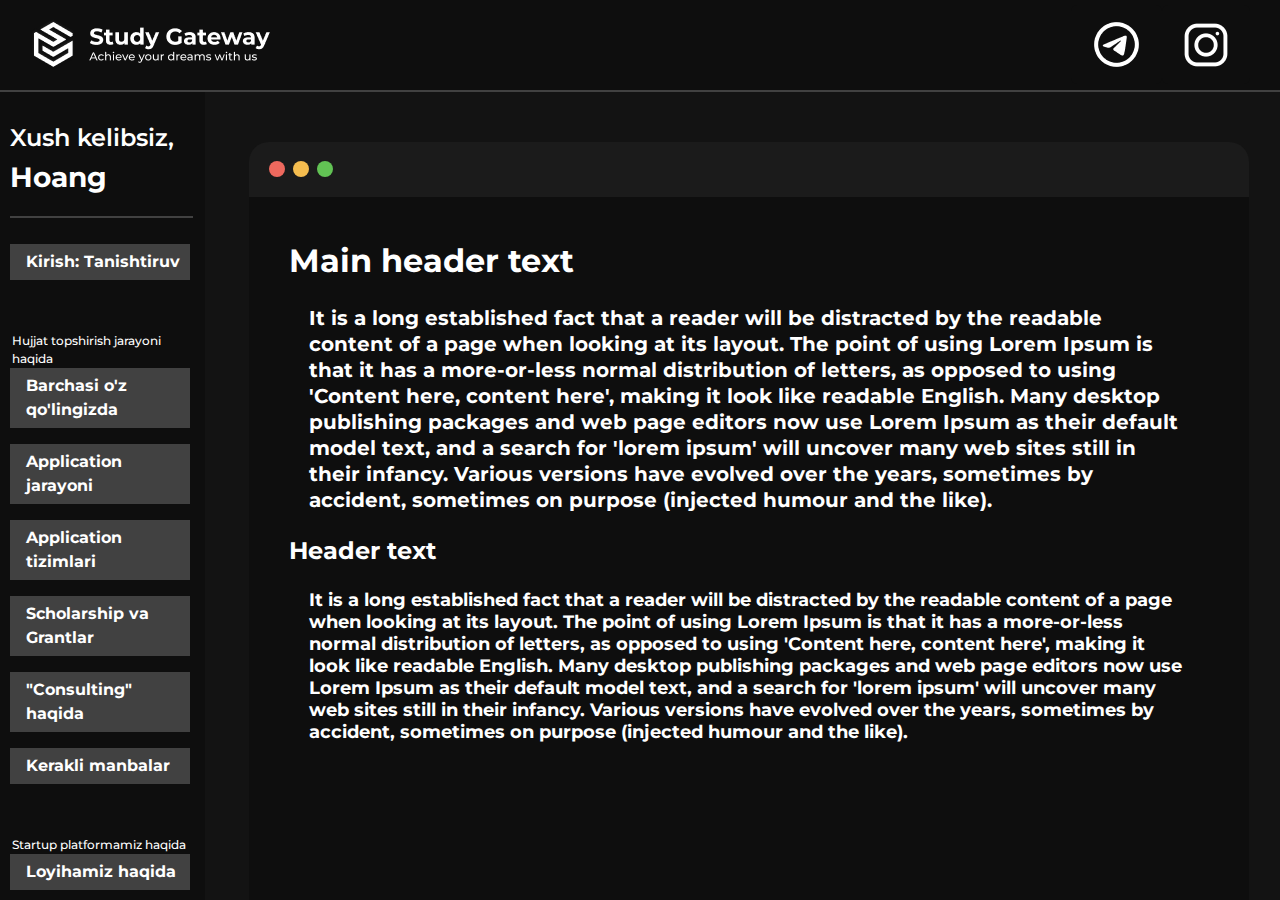
<file: html/index.html>
<!DOCTYPE html>
<html lang="en">

<head>
    <meta charset="UTF-8">
    <meta name="viewport" content="width=device-width, initial-scale=1.0">
    <link rel="stylesheet" type="text/css"
        href="https://cdnjs.cloudflare.com/ajax/libs/font-awesome/6.4.2/css/all.min.css">
    <link rel="stylesheet" href="https://cdn.jsdelivr.net/npm/bootstrap@5.3.3/dist/css/bootstrap.min.css">
    <link rel="stylesheet" href="../css/main/style.css">
    <title>Index</title>
</head>

<body>
    <div class="navbar nav_bar">
        <a class="navbar-brand nav_bar_logo">
            <img src="../images/Group 2.png" alt="">
        </a>
        <form class="d-flex">
            <button class="btn nav_bar_btn">
                <img src="../images/Telegram.png" alt="">
            </button>
            <button class="btn nav_bar_btn">
                <img src="../images/Instagram.png" alt="">
            </button>
        </form>
    </div>
    <div class="index body">
        <div class="row">
            <div class="menu col-sm-2">
                <div class="menu_header">
                    <p class="hello">Xush kelibsiz,</p>
                    <span class="user_name">Hoang</span>
                </div>
                <div class="menu_body">
                    <button class="menu_item">Kirish: Tanishtiruv</button>
                    <div class="menu_item_wrap">
                        <p class="menu_title">Hujjat topshirish jarayoni haqida</p>
                        <button class="menu_item">Barchasi o'z qo'lingizda</button>
                        <button class="menu_item">Application jarayoni</button>
                        <button class="menu_item">Application tizimlari</button>
                        <button class="menu_item">Scholarship va Grantlar</button>
                        <button class="menu_item">"Consulting" haqida</button>
                        <button class="menu_item">Kerakli manbalar</button>
                    </div>
                    <div class="menu_item_wrap">
                        <p class="menu_title">Startup platformamiz haqida</p>
                        <button class="menu_item">Loyihamiz haqida</button>
                        <button class="menu_item">Xalqaro kelishuvlar</button>
                        <button class="menu_item">Bu qanday ishlaydi?</button>
                        <button class="menu_item">Muamlamor va yechim</button>
                        <button class="menu_item">Hamkorliklar haqida</button>
                        <button class="menu_item">Qulayliklar (vd, ux-ui)</button>
                        <button class="menu_item">Birinchi beta sinovi</button>
                        <button class="menu_item">Fikr va takliflaringiz</button>
                    </div>
                    <div class="menu_item_wrap">
                        <p class="menu_title">Trial features</p>
                        <button class="menu_item">GPA hisoblash</button>
                        <button class="menu_item">Hujjat tayyorlash</button>
                        <button class="menu_item">Insho yozish</button>
                    </div>
                    <button class="menu_item setting">Sozlamalar</button>
                </div>
            </div>
            <div class="col-sm-10">
                <div class="mobile_screen">
                    <div class="mobile_screen_header">
                        <button class="red_btn"></button>
                        <button class="yellow_btn"></button>
                        <button class="green_btn"></button>
                    </div>
                    <div class="mobile_screen_body">
                        <div class="mobile_screen_item">
                            <p class="mobile_screen_item_title_1">Main header text</p>
                            <p class="mobile_screen_item_content_1">
                                It is a long established fact that a reader will be distracted by the readable content
                                of a page when looking at its layout. The point of using Lorem Ipsum is that it has a
                                more-or-less normal distribution of letters, as opposed to using 'Content here, content
                                here', making it look like readable English. Many desktop publishing packages and web
                                page editors now use Lorem Ipsum as their default model text, and a search for 'lorem
                                ipsum' will uncover many web sites still in their infancy. Various versions have evolved
                                over the years, sometimes by accident, sometimes on purpose (injected humour and the
                                like).
                            </p>
                        </div>
                        <div class="mobile_screen_item">
                            <p class="mobile_screen_item_title_2">Header text</p>
                            <p class="mobile_screen_item_content_2">
                                It is a long established fact that a reader will be distracted by the readable content
                                of a page when looking at its layout. The point of using Lorem Ipsum is that it has a
                                more-or-less normal distribution of letters, as opposed to using 'Content here, content
                                here', making it look like readable English. Many desktop publishing packages and web
                                page editors now use Lorem Ipsum as their default model text, and a search for 'lorem
                                ipsum' will uncover many web sites still in their infancy. Various versions have evolved
                                over the years, sometimes by accident, sometimes on purpose (injected humour and the
                                like).
                            </p>
                        </div>
                    </div>
                </div>
                <div class="copyright">
                    <p class="study_abroad">Study Abroad</p>
                    <div class="copyright_wrap">
                        <p class="study_abroad">
                            <i class="fa-regular fa-copyright"></i>
                            2024 Study Gateway
                        </p>
                    </div>
                </div>
            </div>
        </div>
    </div>
</body>

</html>
</file>
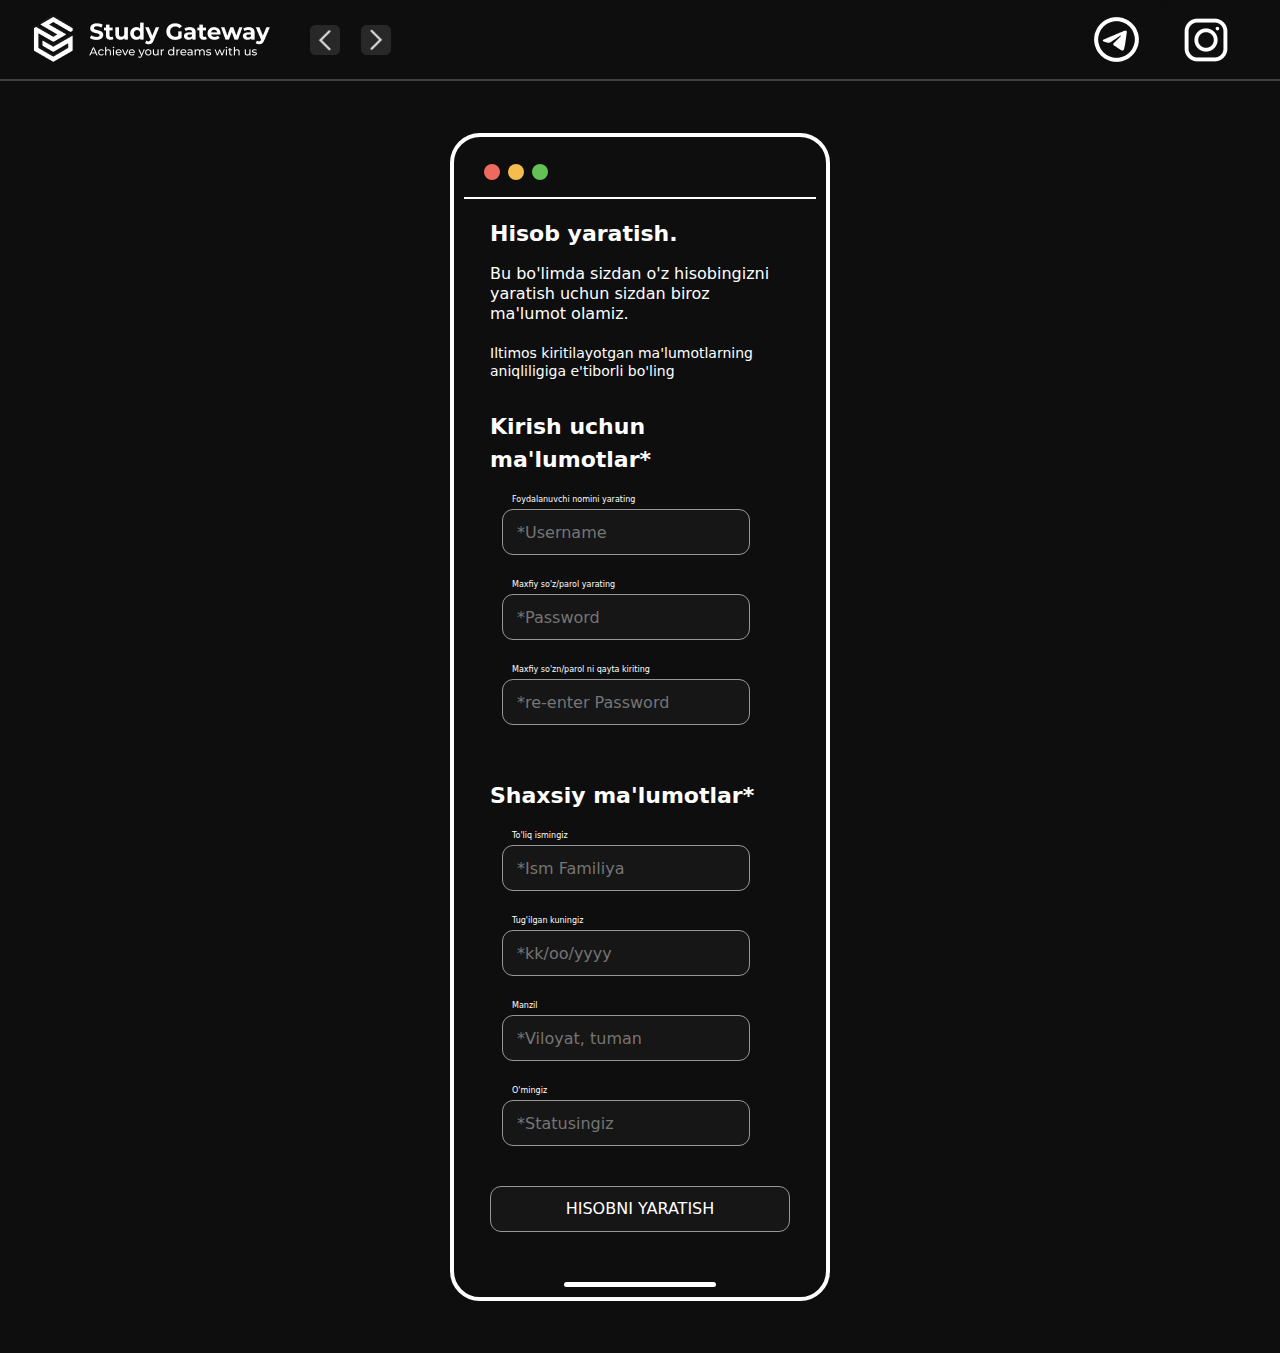
<file: html/sign_up.html>
<!DOCTYPE html>
<html lang="en">

<head>
    <meta charset="UTF-8">
    <meta name="viewport" content="width=device-width, initial-scale=1.0">
    <link rel="stylesheet" href="https://cdn.jsdelivr.net/npm/bootstrap@5.3.3/dist/css/bootstrap.min.css">
    <link rel="stylesheet" href="../css/main/style.css">
    <title>Sign up</title>
</head>

<body>
    <div class="navbar nav_bar">
        <div class="navbar-brand nav_bar_logo">
            <a href=""><img src="../images/Group 2.png" alt=""></a>
            <button class="btn nav_bar_btn arrow_left_btn">
                <img class="" src="../images/Vector-1.png" alt="">
            </button>
            <button class="btn nav_bar_btn arrow_right_btn">
                <img class="" src="../images/Vector.png" alt="">
            </button>
        </div>
        <form class="d-flex">
            <button class="btn nav_bar_btn">
                <img src="../images/Telegram.png" alt="">
            </button>
            <button class="btn nav_bar_btn">
                <img src="../images/Instagram.png" alt="">
            </button>
        </form>
    </div>
    <div class="body">
        <div class="row">
            <div class="sign_up mobile_screen">
                <div class="mobile_screen_header">
                    <button class="red_btn"></button>
                    <button class="yellow_btn"></button>
                    <button class="green_btn"></button>
                </div>
                <div class="mobile_screen_body">
                    <div class="mobile_screen_body_wrap">
                        <p class="registration-title">Hisob yaratish.</p>
                        <p class="registration-description">Bu bo'limda sizdan o'z hisobingizni yaratish uchun sizdan
                            biroz ma'lumot olamiz.</p>
                        <p class="instruction-message">Iltimos kiritilayotgan ma'lumotlarning aniqliligiga e'tiborli
                            bo'ling</p>
                        <p class="login-information">Kirish uchun ma'lumotlar*</p>
                        <div class="label_input_wrap">
                            <div class="mobile_screen_body_lable">Foydalanuvchi nomini yarating</div>
                            <input class="mobile_screen_body_input" placeholder="*Username"></input>
                            <div class="mobile_screen_body_lable">Maxfiy so'z/parol yarating</div>
                            <input class="mobile_screen_body_input" placeholder="*Password"></input>
                            <div class="mobile_screen_body_lable">Maxfiy so'zn/parol ni qayta kiriting</div>
                            <input class="mobile_screen_body_input" placeholder="*re-enter Password"></input>
                        </div>
                        <p class="personal-info">Shaxsiy ma'lumotlar*</p>
                        <div class="label_input_wrap">
                            <div class="mobile_screen_body_lable">To'liq ismingiz</div>
                            <input class="mobile_screen_body_input" placeholder="*Ism Familiya"></input>
                            <div class="mobile_screen_body_lable">Tug'ilgan kuningiz</div>
                            <input class="mobile_screen_body_input" placeholder="*kk/oo/yyyy"></input>
                            <div class="mobile_screen_body_lable">Manzil</div>
                            <input class="mobile_screen_body_input" placeholder="*Viloyat, tuman"></input>
                            <div class="mobile_screen_body_lable">O'mingiz</div>
                            <input class="mobile_screen_body_input" placeholder="*Statusingiz"></input>
                        </div>

                        <div class="mobile_screen_body_btn_wrap">
                            <button class="btn">HISOBNI YARATISH</button>
                        </div>
                    </div>
                </div>
                <div class="mobile_screen_footer">
                </div>
            </div>
        </div>
</body>

</html>
</file>
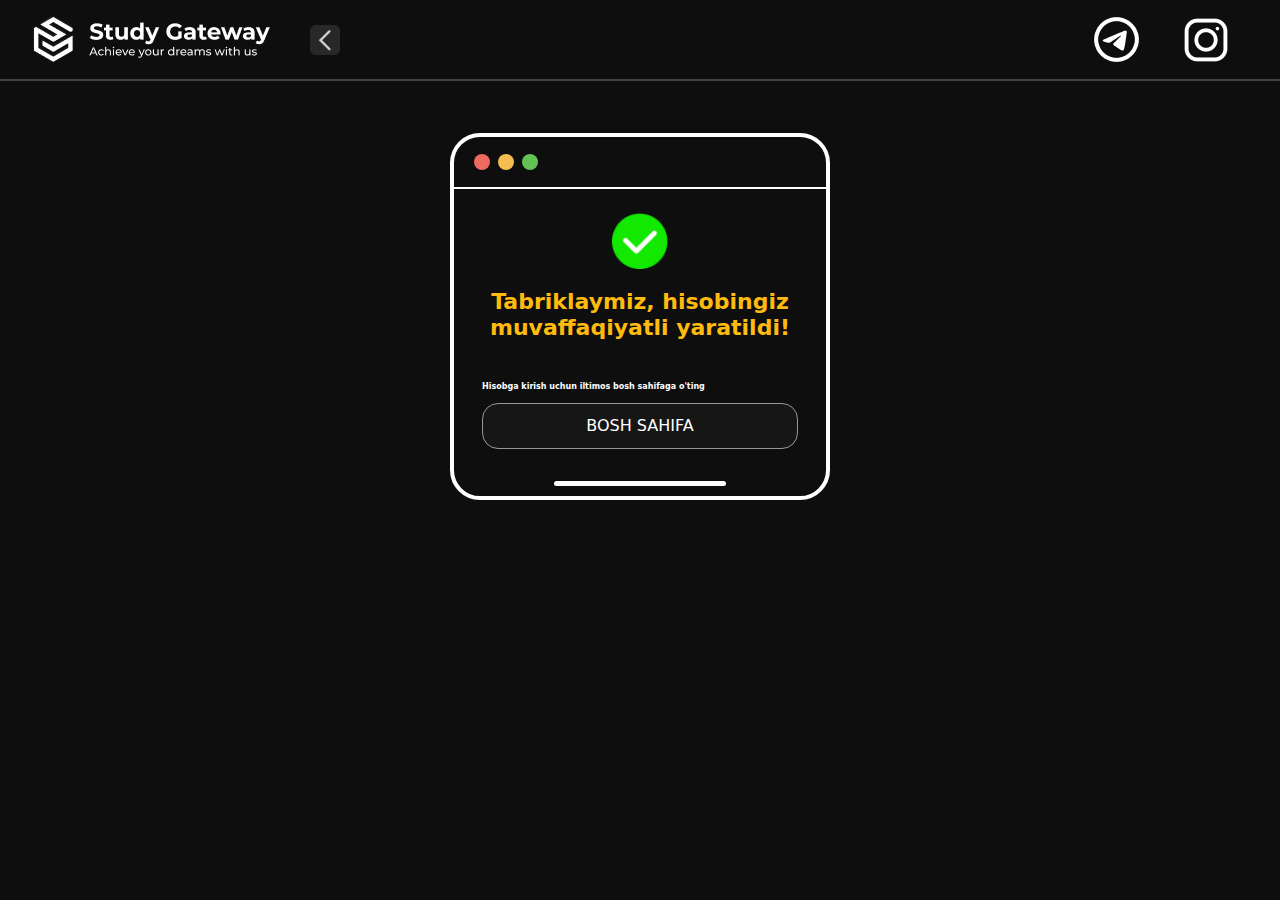
<file: html/successfully_created.html>
<!DOCTYPE html>
<html lang="en">

<head>
    <meta charset="UTF-8">
    <meta name="viewport" content="width=device-width, initial-scale=1.0">
    <link rel="stylesheet" href="https://cdn.jsdelivr.net/npm/bootstrap@5.3.3/dist/css/bootstrap.min.css">
    <link rel="stylesheet" href="../css/main/style.css">
    <title>Successfully created</title>
</head>

<body>
    <div class="navbar nav_bar">
        <div class="navbar-brand nav_bar_logo">
            <a href=""><img src="../images/Group 2.png" alt=""></a>
            <button class="btn nav_bar_btn arrow_left_btn">
                <img class="" src="../images/Vector-1.png" alt="">
            </button>
        </div>
        <form class="d-flex">
            <button class="btn nav_bar_btn">
                <img src="../images/Telegram.png" alt="">
            </button>
            <button class="btn nav_bar_btn">
                <img src="../images/Instagram.png" alt="">
            </button>
        </form>
    </div>
    <div class="body">
        <div class="row">
            <div class="successfully_created mobile_screen">
                <div class="mobile_screen_header">
                    <button class="red_btn"></button>
                    <button class="yellow_btn"></button>
                    <button class="green_btn"></button>
                </div>
                <div class="mobile_screen_body">
                    <div class="mobile_screen_body_title">
                        <img src="../images/Group 14.png" alt="">
                        <p class="message">Tabriklaymiz, hisobingiz muvaffaqiyatli yaratildi!</p>
                        <p class="mobile_screen_body_lable">Hisobga kirish uchun iltimos bosh sahifaga o'ting </p>
                        <button class="btn">BOSH SAHIFA</button>
                    </div>
                </div>
                <div class="mobile_screen_footer">
                </div>
            </div>
        </div>
</body>

</html>
</file>
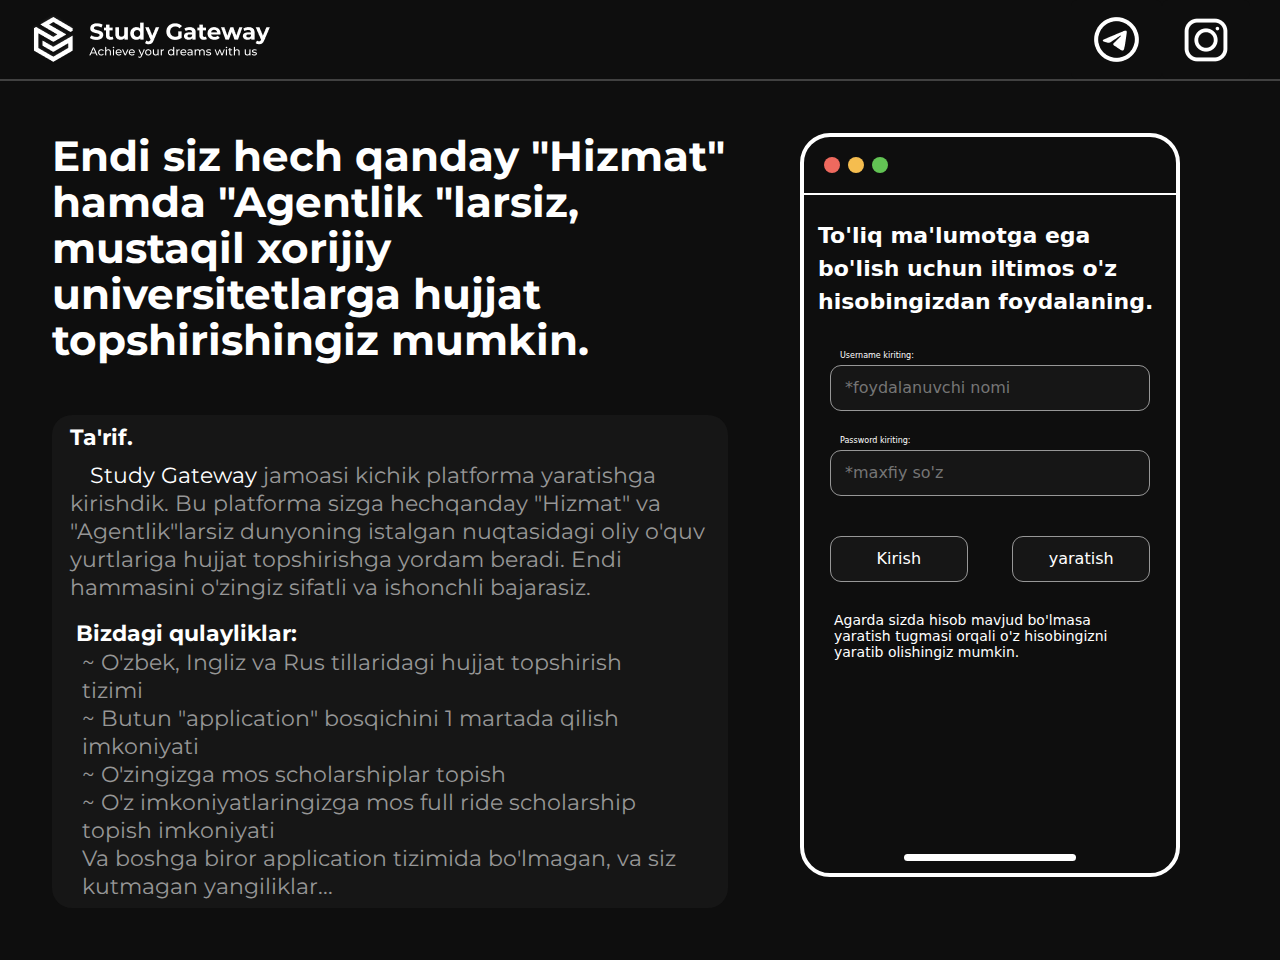
<file: html/welcome.html>
<!DOCTYPE html>
<html lang="en">

<head>
  <meta charset="UTF-8">
  <meta name="viewport" content="width=device-width, initial-scale=1.0">
  <link rel="stylesheet" href="https://cdn.jsdelivr.net/npm/bootstrap@5.3.3/dist/css/bootstrap.min.css">
  <link rel="stylesheet" href="../css/main/style.css">
  <title>Welcome</title>
</head>

<body>
  <div class="navbar nav_bar">
    <a class="navbar-brand nav_bar_logo">
      <img src="../images/Group 2.png" alt="">
    </a>
    <form class="d-flex">
      <button class="btn nav_bar_btn">
        <img src="../images/Telegram.png" alt="">
      </button>
      <button class="btn nav_bar_btn">
        <img src="../images/Instagram.png" alt="">
      </button>
    </form>
  </div>
  <div class="body">
    <div class="row">
      <div class="col-sm-7 welcome_left_content">
        <div class="title">
          Endi siz hech qanday "Hizmat" hamda "Agentlik "larsiz, mustaqil xorijiy universitetlarga hujjat
          topshirishingiz mumkin.
        </div>
        <div class="description">
          <span class="description_item" style="font-weight: bold;">Ta'rif.</span>
          <p class="description_item description_content">
            <span style="padding-left: 20px; font-weight: medium;">Study Gateway</span>
            jamoasi kichik platforma yaratishga kirishdik. Bu platforma sizga hechqanday "Hizmat" va "Agentlik"larsiz
            dunyoning istalgan nuqtasidagi oliy o'quv yurtlariga hujjat topshirishga yordam beradi. Endi hammasini
            o'zingiz sifatli va ishonchli bajarasiz.
          </p>
          <ul class="amenities description_item">
            <span style="font-weight: bold;">Bizdagi qulayliklar:</span>
            <li class="amenities_item">~ O'zbek, Ingliz va Rus tillaridagi hujjat topshirish tizimi</li>
            <li class="amenities_item">~ Butun "application" bosqichini 1 martada qilish imkoniyati</li>
            <li class="amenities_item">~ O'zingizga mos scholarshiplar topish</li>
            <li class="amenities_item">~ O'z imkoniyatlaringizga mos full ride scholarship topish imkoniyati</li>
            <li class="amenities_item">Va boshga biror application tizimida bo'lmagan, va siz kutmagan yangiliklar...
            </li>
          </ul>
        </div>
      </div>
      <div class="col-sm-5 welcome_right_content">
        <div class="mobile_screen">
          <div class="mobile_screen_header">
            <button class="red_btn"></button>
            <button class="yellow_btn"></button>
            <button class="green_btn"></button>
          </div>
          <div class="mobile_screen_body">
            <div class="mobile_screen_body_title">
              To'liq ma'lumotga ega bo'lish uchun iltimos o'z hisobingizdan foydalaning.
            </div>
            <div class="mobile_screen_body_wrap">
              <div class="mobile_screen_body_lable">Username kiriting:</div>
              <input class="mobile_screen_body_input" placeholder="*foydalanuvchi nomi"></input>
              <div class="mobile_screen_body_lable">Password kiriting:</div>
              <input class="mobile_screen_body_input" placeholder="*maxfiy so'z"></input>
              <div class="mobile_screen_body_btn_wrap">
                <button class="btn">Kirish</button>
                <button class="btn">yaratish</button>
              </div>
            </div>
            <div class="mobile_screen_body_message">Agarda sizda hisob mavjud bo'lmasa yaratish tugmasi orqali o'z
              hisobingizni yaratib olishingiz mumkin.</div>
          </div>
          <div class="mobile_screen_footer">
          </div>
        </div>
      </div>
    </div>
  </div>
</body>

</html>
</file>
<file: css/main/style.css>
@import url('https://fonts.googleapis.com/css2?family=Montserrat:wght@400;700&display=swap');
@import url('../colors.css');

html,
body,
div,
span,
button,
applet,
object,
iframe,
h1,
h2,
h3,
h4,
h5,
h6,
p {
    margin: 0;
    padding: 0;
    border: 0;
    font-size: 100%;
}

ol,
ul {
    list-style: none;
    margin: 0;
    padding: 0;
}

html,
body {
    height: 100%;
    margin: 0;
    display: flex;
    flex-direction: column;
}

/* nav bar */
.nav_bar {
    flex: 1;
    background-color: var(--background-color);
    padding: 0px 30px;
    border-bottom: 2px solid #414141;
}

.nav_bar_logo {
    background-color: var(--background-color);
    color: var(--primary-text-color);
}

.arrow_left_btn {
    margin-left: 20px;
    padding: 6px 6px 6px 12px;
}

.arrow_right_btn {
    padding: 6px 12px 6px 6px;
}

.arrow_left_btn img {
    width: 30px;
}

.arrow_right_btn img {
    width: 30px;
}

.nav_bar_btn {
    background-color: var(--background-color);
    color: var(--primary-text-color);
}

.nav_bar_btn:hover {
    background-color: var(--background-color);
    color: var(--primary-text-color);
}

/* welcome page body *
/* welcome_left_content */
.body {
    flex: 9;
    background-color: var(--background-color);
    padding: 52px;
}

.title {
    line-height: 46px;
    color: var(--primary-text-color);
    font-size: 42px;
    padding: 0 0 52px 0;
    font-family: 'Montserrat', sans-serif;
    font-weight: bold;
}

.description {
    line-height: 28px;
    background-color: var(--primary-color);
    color: var(--secondary-text-color);
    font-size: 21.7px;
    padding: 8px 18px;
    border-radius: 20px;
    font-family: 'Montserrat', sans-serif;
}

.description span {
    color: var(--primary-text-color);
}

.description_item {
    font-size: 22px;
}

.description_content {
    padding: 10px 0px 18px 0px;
}

.amenities {
    padding-left: 6px;
    margin-right: 30px;
}

.amenities_item {
    font-size: 21.7px;
    padding-left: 6px;
}

/* welcome_right_content */
.mobile_screen {
    max-width: 380px;
    height: 96%;
    color: var(--primary-text-color);
    border: 4px solid var(--primary-text-color);
    border-radius: 30px;
    padding-bottom: 12px;
    margin: auto;
}

.mobile_screen_header {
    height: 8%;
    border-bottom: 2px solid var(--primary-text-color);
    display: flex;
    justify-content: flex-start;
    align-items: center;
    padding: 0 16px;
}

.red_btn {
    width: 16px;
    height: 16px;
    background-color: #ee695e;
    border-radius: 50%;
    margin: 0 4px;
}

.yellow_btn {
    width: 16px;
    height: 16px;
    background-color: #f5bd4f;
    border-radius: 50%;
    margin: 0 4px;
}

.green_btn {
    width: 16px;
    height: 16px;
    background-color: #62c354;
    border-radius: 50%;
    margin: 0 4px;
}

.mobile_screen_body {
    height: 91%;
    padding-bottom: 50px;
}

.mobile_screen_body_title {
    font-size: 22px;
    font-weight: 700;
    padding: 24px 14px 32px 14px;
}

.mobile_screen_body_wrap {
    padding: 0 26px;
}

.mobile_screen_body_lable {
    font-size: 8px;
    padding: 0 0 3px 10px;
}

.mobile_screen_body_input {
    width: 100%;
    height: 46px;
    border: 1px solid var(--secondary-text-color);
    border-radius: 11px;
    background-color: var(--primary-color);
    margin-bottom: 24px;
    padding-left: 14px;
}

.mobile_screen_body_lable {}

.mobile_screen_body_btn_wrap {
    display: flex;
    justify-content: space-between;
    margin-top: 16px;
}

.mobile_screen_body_btn_wrap .btn {
    width: 43%;
    height: 46px;
    border: 1px solid var(--secondary-text-color);
    border-radius: 11px;
    background-color: var(--primary-color);
    color: var(--primary-text-color);
}

.mobile_screen_footer {
    height: 1%;
    background-color: var(--primary-text-color);
    margin: 0 100px;
    border-radius: 6px;
    padding-bottom: 5px;
}

.mobile_screen_body_message {
    font-size: 14px;
    padding: 30px;
    line-height: 16px;
}

/* successfully_created */
.successfully_created.mobile_screen {
    padding: 0 0 10px 0;
}

.successfully_created .mobile_screen_header {
    height: 52px;
}

.successfully_created .mobile_screen_body_title {
    display: flex;
    flex-direction: column;
    align-items: center;
    text-align: center;
}

.successfully_created img {
    width: 56px;
}

.successfully_created .message {
    padding: 20px 0 40px 0;
    color: #ffbb0d;
    line-height: 26px;
    font-weight: 700;
}

.successfully_created .btn {
    width: 92%;
    height: 46px;
    border: 1px solid var(--secondary-text-color);
    border-radius: 16px;
    background-color: var(--primary-color);
    color: var(--primary-text-color);
}

.successfully_created .mobile_screen_body {
    padding-bottom: 0;
}

.successfully_created .mobile_screen_body_lable {
    align-self: flex-start;
    padding: 0 0 10px 14px;
}

/* Sign up */
.sign_up.mobile_screen {
    padding: 10px;
}

.sign_up .mobile_screen_header {
    height: 52px;
}

.sign_up .mobile_screen_body {
    padding-bottom: 0;
}

.sign_up .registration-title {
    font-size: 22px;
    font-weight: 700;
    padding: 18px 0px 12px 0px;
}

.sign_up .registration-description {
    font-size: 16px;
    padding: 2px 0 20px 0;
    line-height: 20px;
}

.sign_up .instruction-message {
    font-size: 14px;
    line-height: 18px;
}

.sign_up .login-information {
    font-size: 22px;
    font-weight: 700;
    padding: 30px 0 18px 0;
}

.sign_up .label_input_wrap {
    padding: 0 40px 0 12px;
}

.sign_up .personal-info {
    font-size: 22px;
    font-weight: 700;
    padding: 30px 0 18px 0;
}

.sign_up .btn {
    width: 100%;
    margin-bottom: 40px;
}

.sign_up .mobile_screen_body_btn_wrap {
    margin-bottom: 10px;
}

/* index page*/
.index.body {
    padding: 0;
    background-color: #131313;
    overflow-y: auto;
    overflow-x: hidden;
    font-family: 'Montserrat', sans-serif;
}

.index.body .row {
    flex-wrap: nowrap;
}

.index.body .col-sm-10 {
    display: flex;
    flex-direction: column;
}

.menu {
    background-color: var(--background-color);
    padding-left: 18px;
    margin-bottom: 150px;
}

.menu_header {
    color: var(--primary-text-color);
    margin-left: 4px;
    padding: 28px 0 18px 0;
    border-bottom: 2px solid #414141;
}

.hello {
    font-size: 24px;
    font-weight: 600;
}

.user_name {
    font-size: 28px;
    font-weight: 700;
}

.menu_body {
    text-align: center;
    padding: 26px 0;
}

.menu_item {
    font-size: 16px;
    font-weight: bold;
    padding: 6px 6px 6px 16px;
    width: 96%;
    margin-bottom: 16px;
    background-color: #414141;
    color: var(--primary-text-color);
    text-align: start;
}

.menu_item.setting {
    margin-top: 40px;
}

.menu_item_wrap {
    margin-top: 36px;
}

.menu_title {
    color: var(--primary-text-color);
    font-size: 12px;
    font-weight: 500;
    text-align: start;
    padding-left: 6px;
}

.index.body .mobile_screen {
    max-width: 1000px;
    background-color: var(--background-color);
    border: 0;
    margin-top: 50px;
    height: 76%;
}

.index.body .mobile_screen_header {
    background-color: #1b1b1b;
    border-top-left-radius: 20px;
    border-top-right-radius: 20px;
    border-bottom: 0;
    height: 4%;
}

.index.body .mobile_screen_body {
    background-color: var(--background-color);
    padding: 40px;
}

.index.body .mobile_screen_item {
    font-size: 32px;
    font-weight: 700;
}

.index.body .mobile_screen_item_title_1 {
    font-size: 32px;
    font-weight: bold;
}

.index.body .mobile_screen_item_content_1 {
    padding: 20px;
    font-size: 20px;
    line-height: 26px;
}

.index.body .mobile_screen_item_title_2 {
    font-size: 24px;
    font-weight: medium;
}

.index.body .mobile_screen_item_content_2 {
    padding: 20px;
    font-size: 18px;
    line-height: 22px;
}

/* copyright */
.copyright {
    display: flex;
    justify-content: space-between;
    color: var(--primary-text-color);
    font-size: 14px;
    font-weight: 600;
    padding: 8px 22px;
    background-color: var(--background-color);
}
</file>
